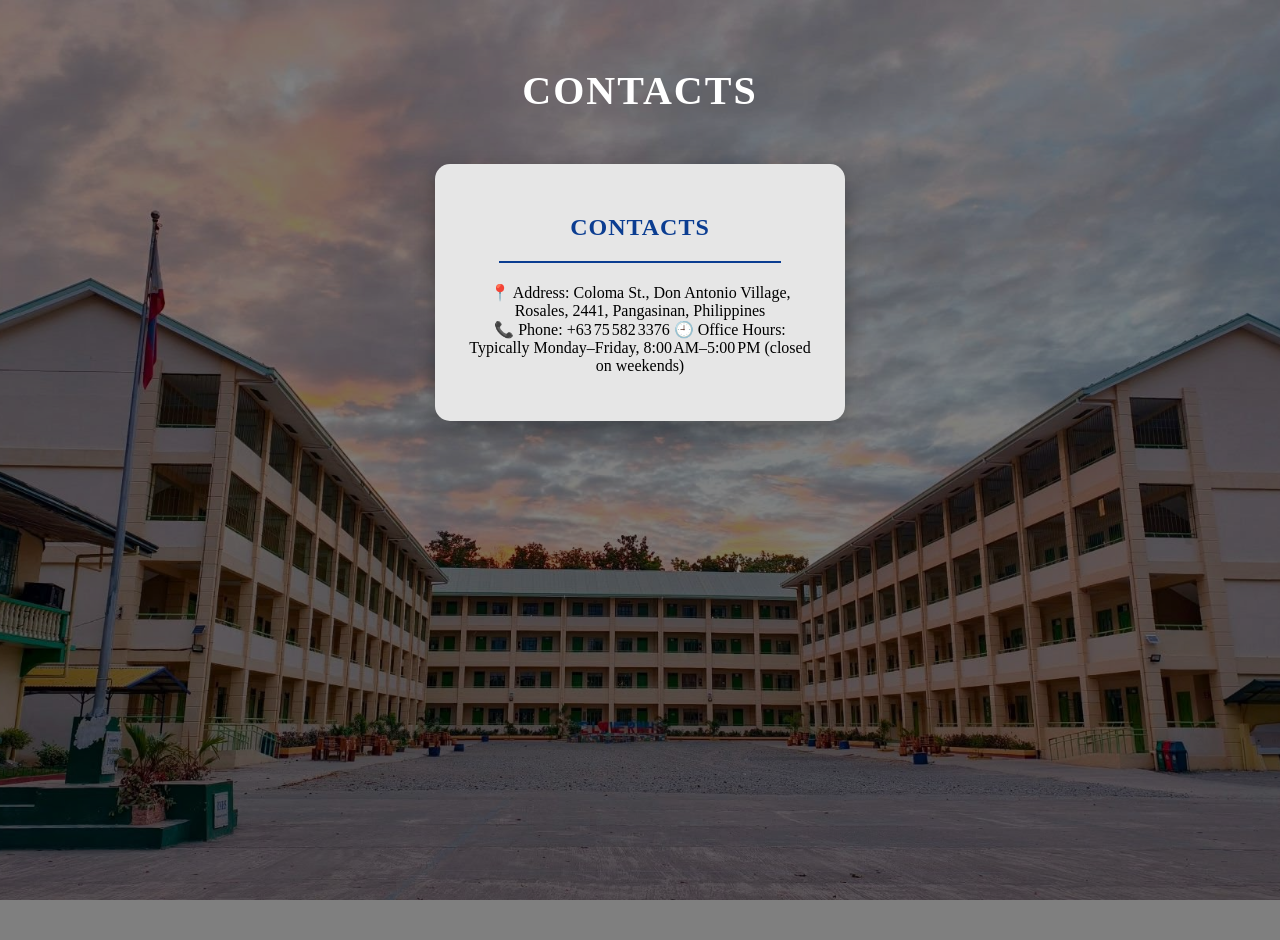
<file: conn.html>
<!DOCTYPE html>
<html>
<head>
    <title>RNHS SHS</title>
    <link rel="stylesheet" href="stylecon.css">
</head>
<body>

    <div class="overlay">
        <h1 class="title">CONTACTS</h1>

        <div class="card-container">
            <div class="card">
                <h2>CONTACTS</h2>
                <hr>
                <p>
                    📍 Address: Coloma St., Don Antonio Village, Rosales, 2441, Pangasinan, Philippines<br>
📞 Phone: +63 75 582 3376
🕘 Office Hours: Typically Monday–Friday, 8:00 AM–5:00 PM (closed on weekends)
                </p>
            </div>

        
        </div>
    </div>

</body>
</html>
</file>
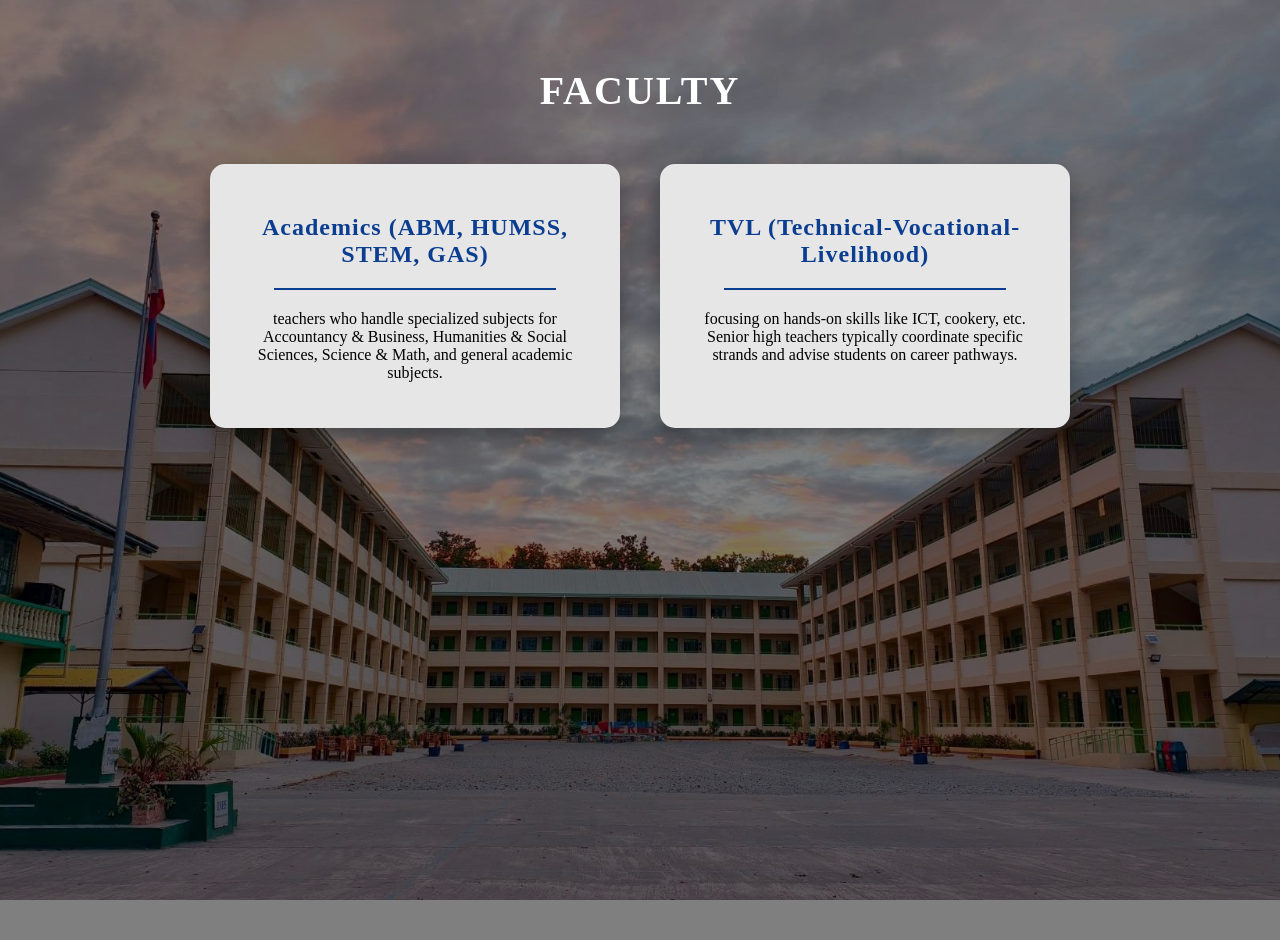
<file: facc.html>
<!DOCTYPE html>
<html>
<head>
    <title>RNHS SHS</title>
    <link rel="stylesheet" href="facc.css">
</head>
<body>

    <div class="overlay">
        <h1 class="title">FACULTY</h1>

        <div class="card-container">
            <div class="card">
                <h2>Academics (ABM, HUMSS, STEM, GAS)</h2>
                <hr>
                <p>
                    teachers who handle specialized subjects for Accountancy & Business, Humanities & Social Sciences, Science & Math, and general academic subjects.
                </p>
            </div>

            <div class="card">
                <h2>TVL (Technical-Vocational-Livelihood)</h2>
                <hr>
                <p>
                    focusing on hands-on skills like ICT, cookery, etc.
Senior high teachers typically coordinate specific strands and advise students on career pathways.
                </p>
            </div>
        </div>
    </div>

</body>
</html>
</file>
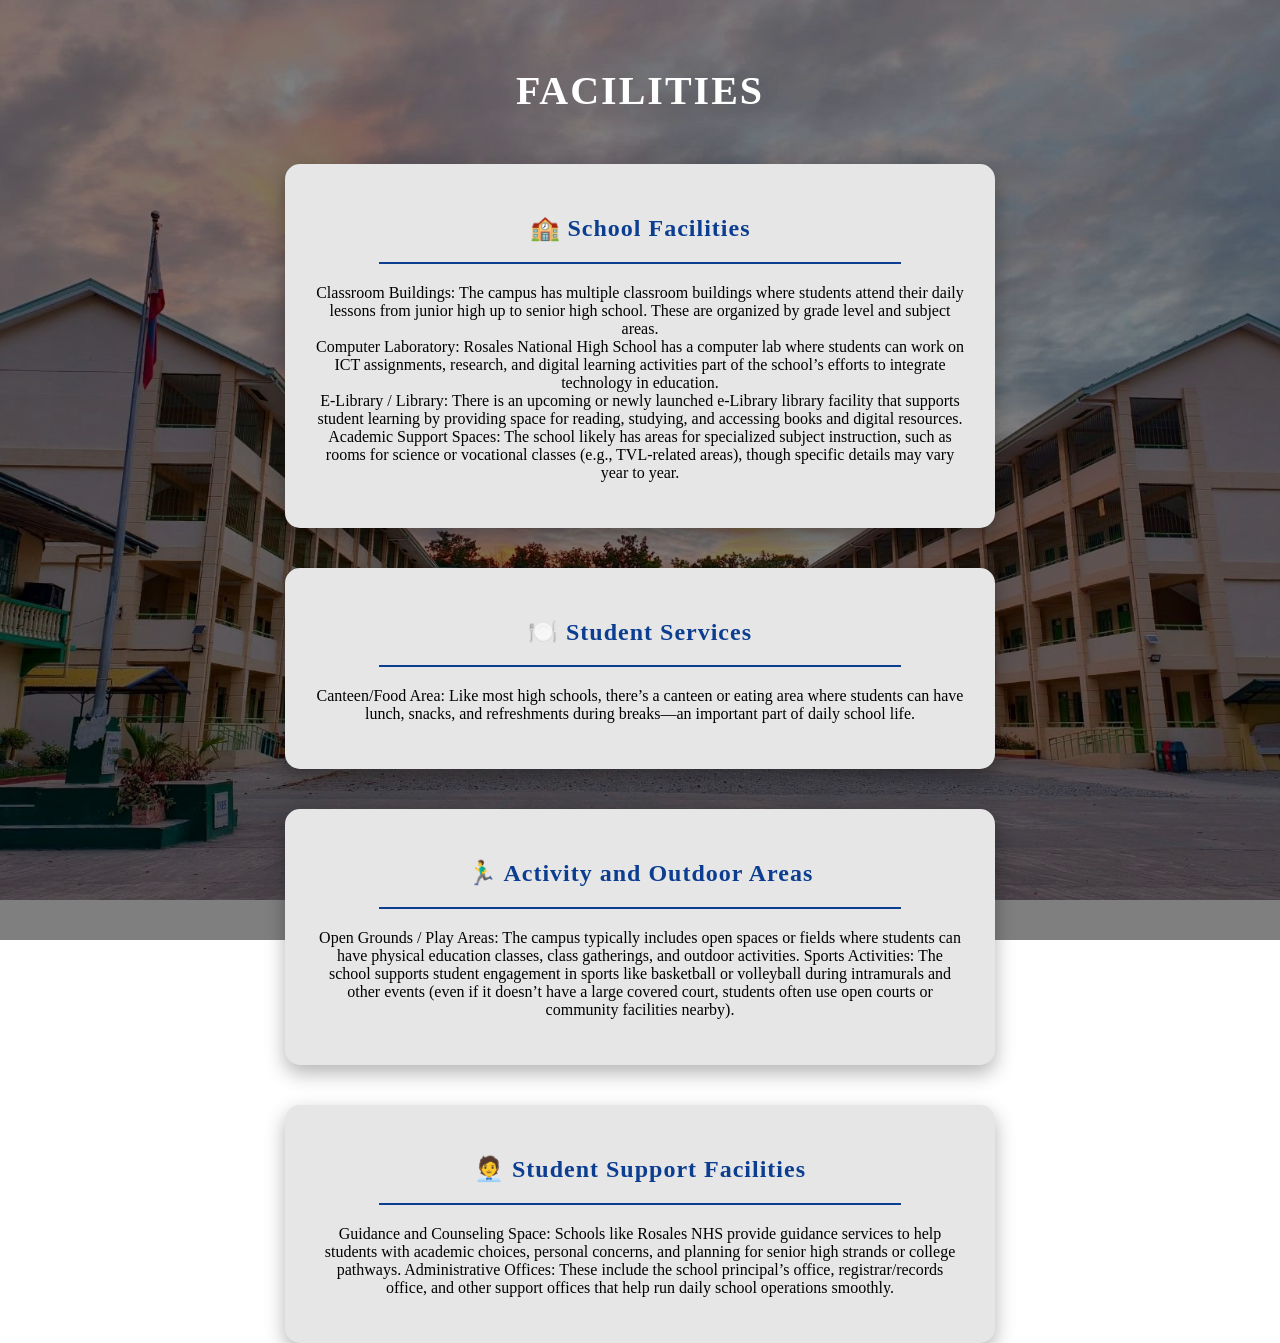
<file: indexfass.html>
<!DOCTYPE html>
<html>
<head>
    <title>RNHS SHS</title>
    <link rel="stylesheet" href="stylefass.css">
</head>
<body>

    <div class="overlay">
        <h1 class="title">FACILITIES</h1>

        <div class="card-container">
            <div class="card">
                <h2>🏫 School Facilities</h2>
                <hr>
                <p>
                    Classroom Buildings: The campus has multiple classroom buildings where students attend their daily lessons from junior high up to senior high school. These are organized by grade level and subject areas.

<br>Computer Laboratory: Rosales National High School has a computer lab where students can work on ICT assignments, research, and digital learning activities part of the school’s efforts to integrate technology in education.

<br>E-Library / Library: There is an upcoming or newly launched e-Library library facility that supports student learning by providing space for reading, studying, and accessing books and digital resources.

<br>Academic Support Spaces: The school likely has areas for specialized subject instruction, such as rooms for science or vocational classes (e.g., TVL-related areas), though specific details may vary year to year.
                </p>
            </div>

            <div class="card">
                <h2>🍽️ Student Services</h2>
                <hr>
                <p>
                    Canteen/Food Area: Like most high schools, there’s a canteen or eating area where students can have lunch, snacks, and refreshments during breaks—an important part of daily school life.
                </p>
            </div>
            <div class="card">
                <h2>🏃‍♂️ Activity and Outdoor Areas</h2>
                <hr>
                <p>
                    Open Grounds / Play Areas: The campus typically includes open spaces or fields where students can have physical education classes, class gatherings, and outdoor activities.

Sports Activities: The school supports student engagement in sports like basketball or volleyball during intramurals and other events (even if it doesn’t have a large covered court, students often use open courts or community facilities nearby).
                </p>
            </div>
            <div class="card">
                <h2>🧑‍💼 Student Support Facilities</h2>
                <hr>
                <p>
                    Guidance and Counseling Space: Schools like Rosales NHS provide guidance services to help students with academic choices, personal concerns, and planning for senior high strands or college pathways.

Administrative Offices: These include the school principal’s office, registrar/records office, and other support offices that help run daily school operations smoothly.
        </div>
    </div>

</body>
</html>
</file>
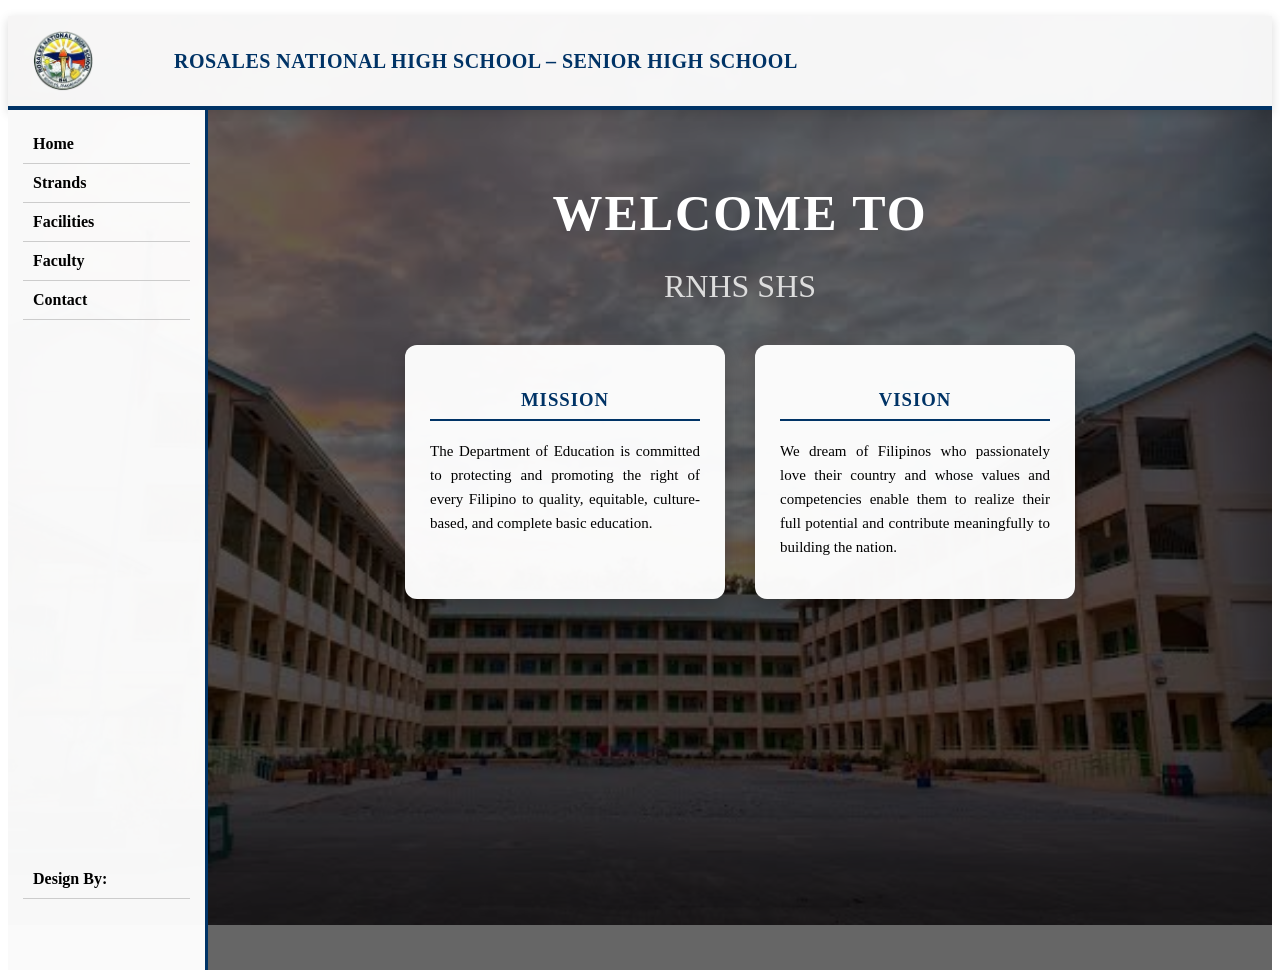
<file: main.html>
<!DOCTYPE html>
<html lang="en">
<head>
<meta charset="UTF-8">
<title>RNHS - Senior High School</title>

<p style= "font-family: 'Franklin Gothic Medium', 'Arial Narrow', Arial, sans-serif;" "text-align: bottom;">
  
    </p>

<style>


</script>
    body {
        margin: 0;
        font-family: Arial, sans-serif;
        background-color: #f4f6f9;
    }

    * {
        box-sizing: border-box;
    }

    /* FULL BACKGROUND */
    .hero {
        background-image: url("bg.jpg");
        background-size: cover;
        background-position: center;
        background-repeat: no-repeat;
        height: 101vh; /* FIX: hindi na bitin */
        box-shadow: inset 0 -100px 100px rgba(0,0,0,0.6);
    }

    /* DARK OVERLAY */
    .overlay {
        background-color: rgba(0, 0, 0, 0.6);
        min-height: 100vh;
        color: white;
    }

    /* HEADER */
    header {
        display: flex;
        align-items: center;
        gap: 15px;
        padding: 15px 25px;
        background-color: rgba(255, 255, 255, 0.95);
        color: black;
        box-shadow: 0 3px 10px rgba(0,0,0,0.15);
        border-bottom: 4px solid #003366;
    }

    header img {
        width: 60px;
        height: 60px;
    }

    header h2 {
        font-size: 20px;
        font-weight: bold;
        letter-spacing: 0.5px;
        color: #003366;
    }

    .container {
        display: flex;
    }

    /* SIDEBAR */
    .sidebar {
        width: 200px;
        height: 860px;
        background-color: rgba(255, 255, 255, 0.97);
        padding: 15px;
        border-right: 3px solid #003366;
    }

    .sidebar a {
        display: block;
        text-decoration: none;
        color: black;
        padding: 10px;
        border-bottom: 1px solid #ccc;
        font-weight: 600;
        transition: all 0.3s ease;
    }

    .sidebar a:hover {
        background-color: #003366;
        color: white;
        padding-left: 15px;
    }

    /* MAIN CONTENT */
    .content {
        flex: 1;
        padding: 40px;
        text-align: center;
    }

    .content h1 {
        font-size: 50px;
        margin-bottom: 10px;
        text-transform: uppercase;
        letter-spacing: 2px;
    }

    .content h2 {
        font-size: 32px;
        margin-bottom: 40px;
        color: #ddd;
        font-weight: normal;
    }

    /* MISSION & VISION */
    .mv {
        display: flex;
        justify-content: center;
        align-items: stretch;
        gap: 30px;
        margin-top: 40px;
        flex-wrap: nowrap; /* FIX: magkatabi, hindi patong */
    }

    .box {
        background-color: rgba(255, 255, 255, 0.97);
        color: black;
        padding: 25px;
        width: 320px; /* FIX */
        min-height: 200px;
        border-radius: 12px;
        box-shadow: 0 8px 20px rgba(0,0,0,0.2);
        transition: transform 0.3s ease, box-shadow 0.3s ease;
    }

    .box:hover {
        transform: translateY(-8px);
        box-shadow: 0 15px 30px rgba(0,0,0,0.3);
    }

    .box h3 {
        text-align: center;
        text-transform: uppercase;
        letter-spacing: 1px;
        color: #003366;
        border-bottom: 2px solid #003366;
        padding-bottom: 8px;
    }

    .box p {
        text-align: justify;
        line-height: 1.6;
        font-size: 15px;
    }

    .dev {
        display: grid;
        display-items: bottom;
    }

    /* RESPONSIVE (PHONE VIEW) */
    @media (max-width: 768px) {
        .container {
            flex-direction: column;
        }

        .sidebar {
            width: 100%;
            text-align: center;
        }

        .mv {
            flex-wrap: wrap; /* sa phone lang sila patong */
        }



    
    }
</style>
</head>

<body>

<div class="hero">
<div class="overlay">

<header>
    <img src="rosaleslogo.png" alt="RNHS Logo">
    <h2>&nbsp;&nbsp;&nbsp;&nbsp;&nbsp;&nbsp;&nbsp;&nbsp;&nbsp;&nbsp;&nbsp;&nbsp;ROSALES NATIONAL HIGH SCHOOL – SENIOR HIGH SCHOOL</h2>
</header>



<div class="container">

    <div class="sidebar">
        <a href="./main.html#">Home</a>
        <a href="./str.html">Strands</a>
        <a href="./indexfass.html">Facilities</a>
        <a href="./facc.html">Faculty</a>
        <a href="./conn.html">Contact</a>
        <div class="dev"><br><br><br><br><br><br><br><br><br><br><br><br><br><br><br><br><br><br><br><br><br><br><br><br><br><br><br><br><br><br>
<a href="./odin.html">Design By:</a>
</div>
    </div>




    <div class="content">
        <h1>Welcome to</h1>
        <h2>RNHS  SHS</h2>

        <div class="mv">
            <div class="box">
                <h3>Mission</h3>
                <p>
                    The Department of Education is committed to protecting and promoting the right of every Filipino to quality, equitable, culture-based, and complete basic education. 
                </p>
            </div>

            <div class="box">
                <h3>Vision</h3>
                <p>
                    We dream of Filipinos who passionately love their country and whose values and competencies enable them to realize their full potential and contribute meaningfully to building the nation.
                </p>
            </div>
            
        </div>
    </div>

</div>
</div>
</div>
</div>





</div>

</body>

</html>
</file>
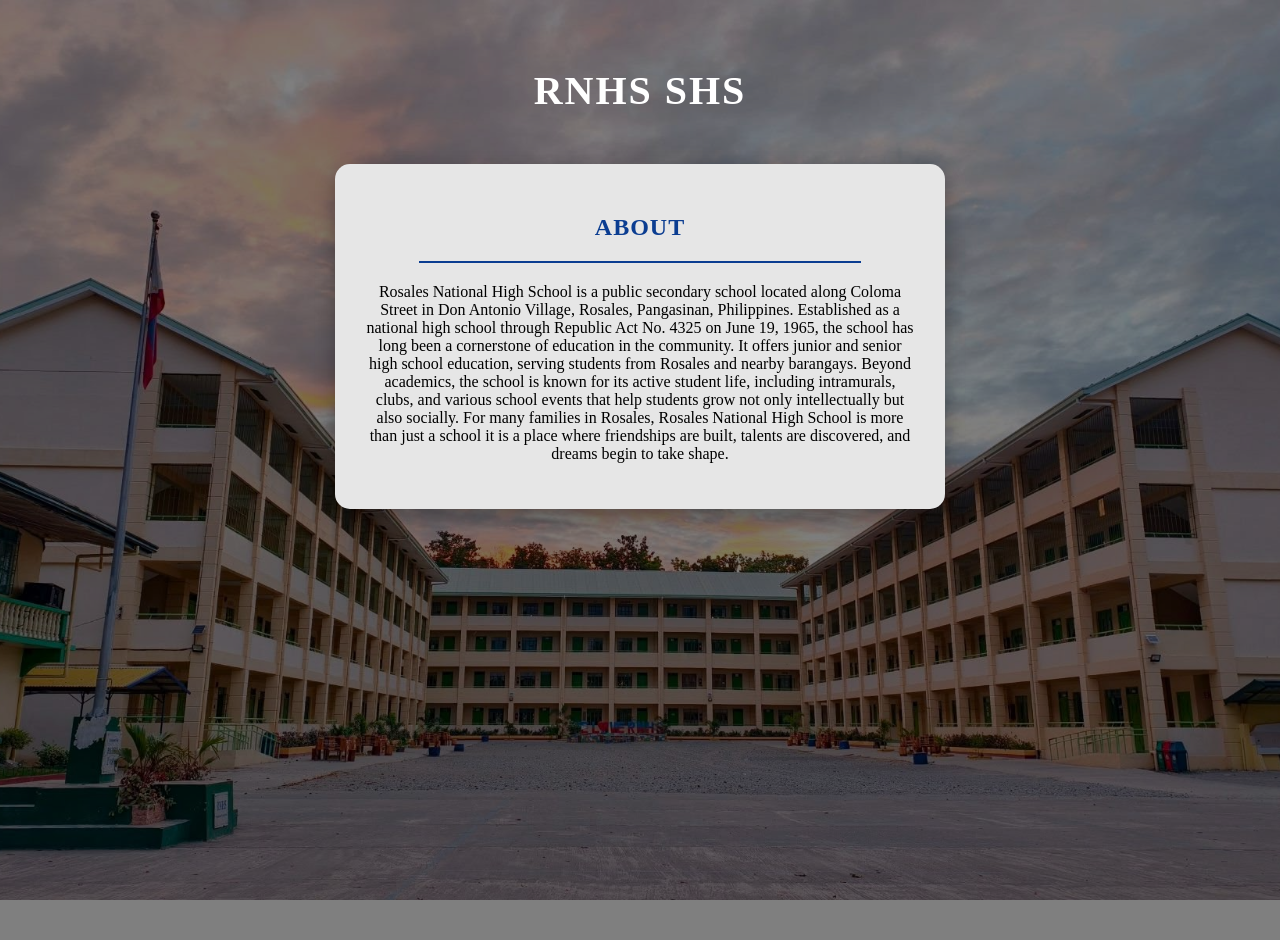
<file: miss.html>
<!DOCTYPE html>
<html>
<head>
    <title>RNHS SHS</title>
    <link rel="stylesheet" href="mis.css">
</head>
<body>

    <div class="overlay">
        <h1 class="title">RNHS SHS</h1>

        <div class="card-container">
            <div class="card">
                <h2>ABOUT</h2>
                <hr>
                <p>
                    Rosales National High School is a public secondary school located along Coloma Street in Don Antonio Village, Rosales, Pangasinan, Philippines. Established as a national high school through Republic Act No. 4325 on June 19, 1965, the school has long been a cornerstone of education in the community. It offers junior and senior high school education, serving students from Rosales and nearby barangays. Beyond academics, the school is known for its active student life, including intramurals, clubs, and various school events that help students grow not only intellectually but also socially. For many families in Rosales, Rosales National High School is more than just a school it is a place where friendships are built, talents are discovered, and dreams begin to take shape.
                </p>
            </div>

            
        </div>
    </div>

</body>
</html>
</file>
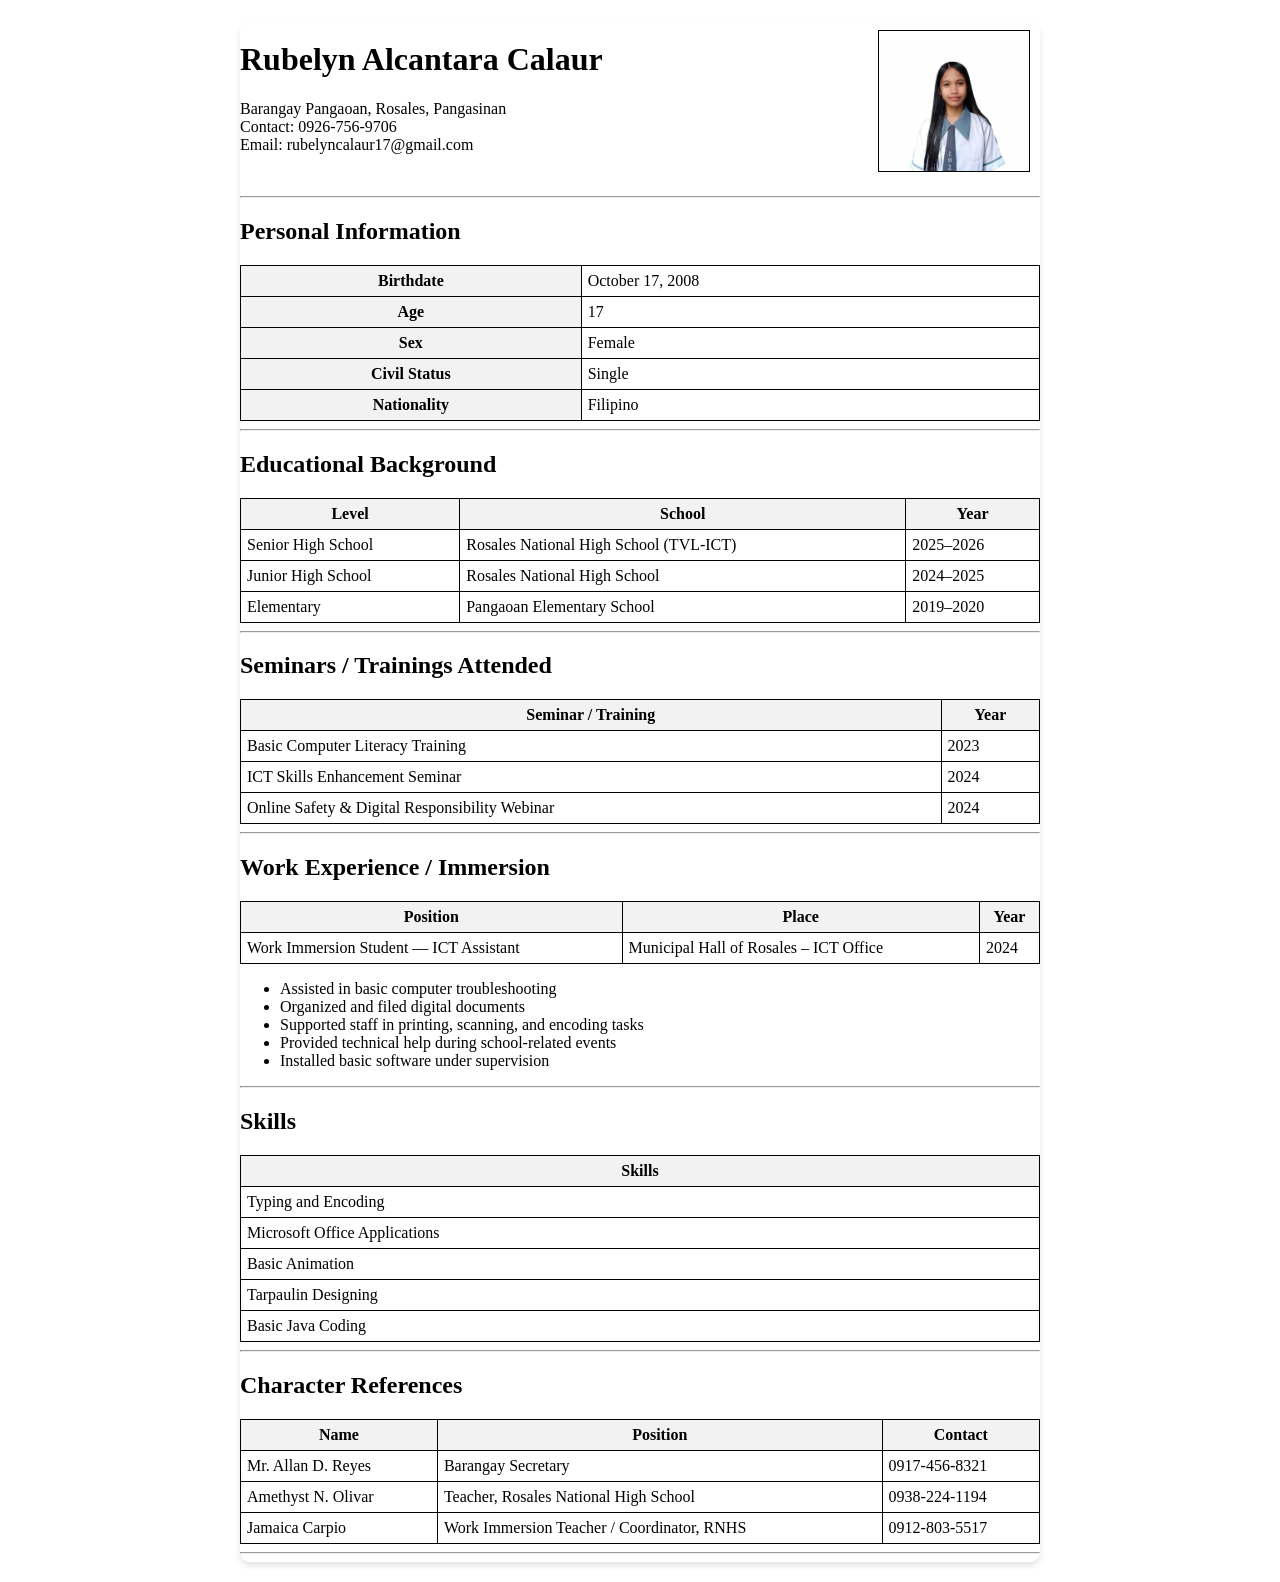
<file: odin.html>
<!DOCTYPE html><html>
<head>
    <title>Web Developer Profile</title>
</head>
 <body>
  <style>   
     .resume-container {
  max-width: 800px;
  margin: 20px auto;
  background: #fff;
  border-radius: 10px;
  box-shadow: 0 4px 6px rgba(0, 0, 0, 0.1);
  overflow: hidden;
}
table {
  width: 100%;
  border-collapse: collapse;
  margin-top: 10px;
}
th, td {
  border: 1px solid #000;
  padding: 6px;
}
th {
  background: #f2f2f2;
}
</style>

 <div class="resume-container">
    <img src="profile.jpg" style="float:right; width:150px; height:140px; margin:10px; border:1px solid #000;">
    
    <h1>Rubelyn Alcantara Calaur</h1>
    
    <p>Barangay Pangaoan, Rosales, Pangasinan<br>
    Contact: 0926-756-9706<br>
    Email: rubelyncalaur17@gmail.com</p>
    
     &nbsp; 
    
    <hr>
<h2>Personal Information</h2>

<table>
  <tr><th>Birthdate</th><td>October 17, 2008</td></tr>
  <tr><th>Age</th><td>17</td></tr>
  <tr><th>Sex</th><td>Female</td></tr>
  <tr><th>Civil Status</th><td>Single</td></tr>
  <tr><th>Nationality</th><td>Filipino</td></tr>
</table>

<hr>
<h2>Educational Background</h2>

<table>
  <tr>
    <th>Level</th>
    <th>School</th>
    <th>Year</th>
  </tr>
  <tr>
    <td>Senior High School</td>
    <td>Rosales National High School (TVL-ICT)</td>
    <td>2025–2026</td>
  </tr>
  <tr>
    <td>Junior High School</td>
    <td>Rosales National High School</td>
    <td>2024–2025</td>
  </tr>
  <tr>
    <td>Elementary</td>
    <td>Pangaoan Elementary School</td>
    <td>2019–2020</td>
  </tr>
</table>

<hr>
<h2>Seminars / Trainings Attended</h2>

<table>
  <tr><th>Seminar / Training</th><th>Year</th></tr>
  <tr><td>Basic Computer Literacy Training</td><td>2023</td></tr>
  <tr><td>ICT Skills Enhancement Seminar</td><td>2024</td></tr>
  <tr><td>Online Safety & Digital Responsibility Webinar</td><td>2024</td></tr>
</table>

<hr>
<h2>Work Experience / Immersion</h2>

<table>
  <tr><th>Position</th><th>Place</th><th>Year</th></tr>
  <tr>
    <td>Work Immersion Student — ICT Assistant</td>
    <td>Municipal Hall of Rosales – ICT Office</td>
    <td>2024</td>
  </tr>
</table>

<ul>
    <li>Assisted in basic computer troubleshooting</li>
    <li>Organized and filed digital documents</li>
    <li>Supported staff in printing, scanning, and encoding tasks</li>
    <li>Provided technical help during school-related events</li>
    <li>Installed basic software under supervision</li>
</ul>

<hr>
<h2>Skills</h2>

<table>
  <tr><th>Skills</th></tr>
  <tr><td>Typing and Encoding</td></tr>
  <tr><td>Microsoft Office Applications</td></tr>
  <tr><td>Basic Animation</td></tr>
  <tr><td>Tarpaulin Designing</td></tr>
  <tr><td>Basic Java Coding</td></tr>
</table>

<hr>
<h2>Character References</h2>

<table>
  <tr><th>Name</th><th>Position</th><th>Contact</th></tr>

  <tr>
    <td>Mr. Allan D. Reyes</td>
    <td>Barangay Secretary</td>
    <td>0917-456-8321</td>
  </tr>

  <tr>
    <td>Amethyst N. Olivar</td>
    <td>Teacher, Rosales National High School</td>
    <td>0938-224-1194</td>
  </tr>

  <tr>
    <td>Jamaica Carpio</td>
    <td>Work Immersion Teacher / Coordinator, RNHS</td>
    <td>0912-803-5517</td>
  </tr>
</table>

<hr>
</div>
</body>
</html>
</file>
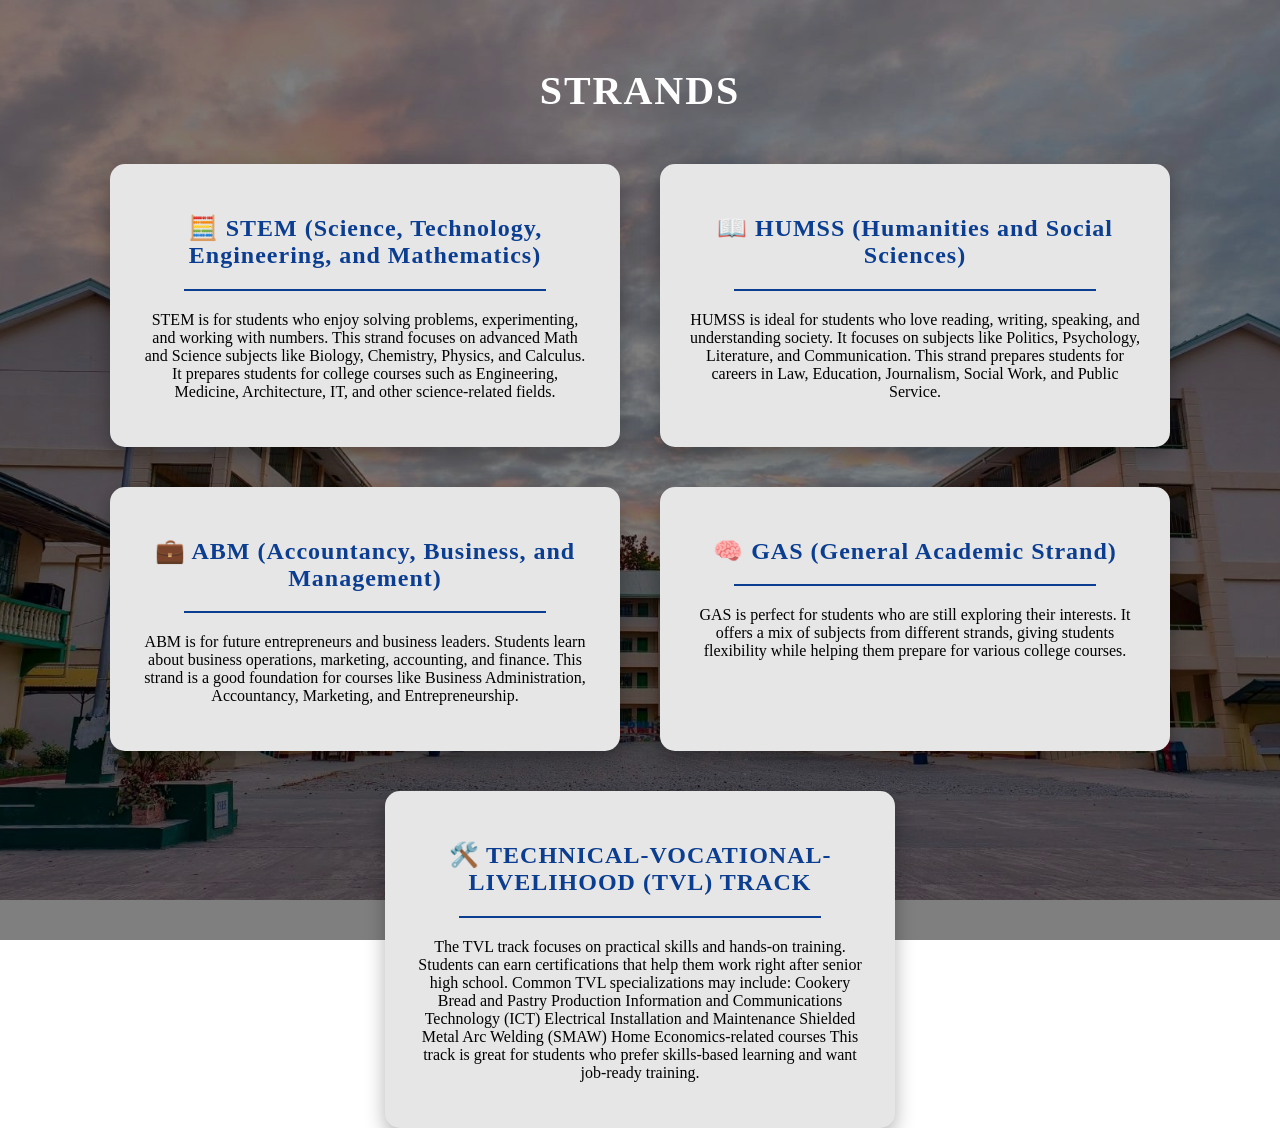
<file: str.html>
<!DOCTYPE html>
<html>
<head>
    <title>STRANDS</title>
    <link rel="stylesheet" href="str.css">
</head>
<body>

    <div class="overlay">
        <h1 class="title">STRANDS</h1>

        <div class="card-container">
            <div class="card">
                <h2>🧮 STEM (Science, Technology, Engineering, and Mathematics)</h2>
                <hr>
                <p>
                    

STEM is for students who enjoy solving problems, experimenting, and working with numbers. This strand focuses on advanced Math and Science subjects like Biology, Chemistry, Physics, and Calculus. It prepares students for college courses such as Engineering, Medicine, Architecture, IT, and other science-related fields.
                </p>
            </div>

            <div class="card">
                <h2>📖 HUMSS (Humanities and Social Sciences)</h2>
                <hr>
                <p>
                    HUMSS is ideal for students who love reading, writing, speaking, and understanding society. It focuses on subjects like Politics, Psychology, Literature, and Communication. This strand prepares students for careers in Law, Education, Journalism, Social Work, and Public Service.
                </p>
            </div>
            <div class="card">
                <h2>💼 ABM (Accountancy, Business, and Management)</h2>
                <hr>
                <p>
                   ABM is for future entrepreneurs and business leaders. Students learn about business operations, marketing, accounting, and finance. This strand is a good foundation for courses like Business Administration, Accountancy, Marketing, and Entrepreneurship.
                </p>
            </div>
            <div class="card">
                <h2>🧠 GAS (General Academic Strand)</h2>
                <hr>
                <p>
                    GAS is perfect for students who are still exploring their interests. It offers a mix of subjects from different strands, giving students flexibility while helping them prepare for various college courses.
                </p>
            </div>
            <div class="card">
                <h2>🛠️ TECHNICAL-VOCATIONAL-LIVELIHOOD (TVL) TRACK</h2>
                <hr>
                <p>
                    The TVL track focuses on practical skills and hands-on training. Students can earn certifications that help them work right after senior high school.

Common TVL specializations may include:

Cookery

Bread and Pastry Production

Information and Communications Technology (ICT)

Electrical Installation and Maintenance

Shielded Metal Arc Welding (SMAW)

Home Economics-related courses

This track is great for students who prefer skills-based learning and want job-ready training.
                </p>
            </div>
            
        </div>
    </div>

</body>
</html>
</file>
<file: stylecon.css>
/* Background Image */
body {
    margin: 0;
    font-family: Georgia, serif;
    background: url("rosales.jpg") center / cover no-repeat;
    height: 100vh;
}

/* Dark Overlay */
.overlay {
    background: rgba(0, 0, 0, 0.5);
    height: 100vh;
    text-align: center;
    color: white;
    padding-top: 40px;
}

/* Title */
.title {
    font-size: 40px;
    letter-spacing: 2px;
}

/* Container */
.card-container {
    display: flex;
    justify-content: center;
    gap: 40px;
    margin-top: 50px;
    flex-wrap: wrap;
}

/* Card Style */
.card {
    background: #e6e6e6;
    color: black;
    width: 350px;
    padding: 30px;
    border-radius: 15px;
    box-shadow: 0 8px 20px rgba(0,0,0,0.3);
}

/* Headings */
.card h2 {
    color: #0b3d91;
    letter-spacing: 1px;
}

/* Line under heading */
.card hr {
    border: 1px solid #0b3d91;
    width: 80%;
    margin: 10px auto 20px auto;
}

.card {
    background: #e6e6e6;
    color: black;
    width: 350px;
    padding: 30px;
    border-radius: 15px;
    box-shadow: 0 8px 20px rgba(0,0,0,0.3);
    
    transition: all 0.4s ease;   /* Smooth animation */
}

/* 🔥 Hover Effect */
.card:hover {
    transform: translateY(-10px) scale(1.03);
    box-shadow: 0 15px 30px rgba(0,0,0,0.5);
}
</file>
<file: facc.css>
/* Background Image */
body {
    margin: 0;
    font-family: Georgia, serif;
    background: url("rosales.jpg") center / cover no-repeat;
    height: 100vh;
}

/* Dark Overlay */
.overlay {
    background: rgba(0, 0, 0, 0.5);
    height: 100vh;
    text-align: center;
    color: white;
    padding-top: 40px;
}

/* Title */
.title {
    font-size: 40px;
    letter-spacing: 2px;
}

/* Container */
.card-container {
    display: flex;
    justify-content: center;
    gap: 40px;
    margin-top: 50px;
    flex-wrap: wrap;
}

/* Card Style */
.card {
    background: #e6e6e6;
    color: black;
    width: 350px;
    padding: 30px;
    border-radius: 15px;
    box-shadow: 0 8px 20px rgba(0,0,0,0.3);
}

/* Headings */
.card h2 {
    color: #0b3d91;
    letter-spacing: 1px;
}

/* Line under heading */
.card hr {
    border: 1px solid #0b3d91;
    width: 80%;
    margin: 10px auto 20px auto;
}

.card {
    background: #e6e6e6;
    color: black;
    width: 350px;
    padding: 30px;
    border-radius: 15px;
    box-shadow: 0 8px 20px rgba(0,0,0,0.3);
    
    transition: all 0.4s ease;   /* Smooth animation */
}

/* 🔥 Hover Effect */
.card:hover {
    transform: translateY(-10px) scale(1.03);
    box-shadow: 0 15px 30px rgba(0,0,0,0.5);
}
</file>
<file: stylefass.css>
/* Background Image */
body {
    margin: 0;
    font-family: Georgia, serif;
    background: url("rosales.jpg") center / cover no-repeat;
    height: 100vh;
}

/* Dark Overlay */
.overlay {
    background: rgba(0, 0, 0, 0.5);
    height: 100vh;
    text-align: center;
    color: white;
    padding-top: 40px;
}

/* Title */
.title {
    font-size: 40px;
    letter-spacing: 2px;
}

/* Container */
.card-container {
    display: flex;
    justify-content: center;
    gap: 40px;
    margin-top: 50px;
    flex-wrap: wrap;
}

/* Card Style */
.card {
    background: #e6e6e6;
    color: black;
    width: 350px;
    padding: 30px;
    border-radius: 15px;
    box-shadow: 0 8px 20px rgba(0,0,0,0.3);
}

/* Headings */
.card h2 {
    color: #0b3d91;
    letter-spacing: 1px;
}

/* Line under heading */
.card hr {
    border: 1px solid #0b3d91;
    width: 80%;
    margin: 10px auto 20px auto;
}

.card {
    background: #e6e6e6;
    color: black;
    width: 650px;
    padding: 30px;
    border-radius: 15px;
    box-shadow: 0 8px 20px rgba(0,0,0,0.3);
    
    transition: all 0.4s ease;   /* Smooth animation */
}

/* 🔥 Hover Effect */
.card:hover {
    transform: translateY(-10px) scale(1.03);
    box-shadow: 0 15px 30px rgba(0,0,0,0.5);
}
</file>
<file: mis.css>
/* Background Image */
body {
    margin: 0;
    font-family: Georgia, serif;
    background: url("rosales.jpg") center / cover no-repeat;
    height: 100vh;
}

/* Dark Overlay */
.overlay {
    background: rgba(0, 0, 0, 0.5);
    height: 100vh;
    text-align: center;
    color: white;
    padding-top: 40px;
}

/* Title */
.title {
    font-size: 40px;
    letter-spacing: 2px;
}

/* Container */
.card-container {
    display: flex;
    justify-content: center;
    gap: 40px;
    margin-top: 50px;
    flex-wrap: wrap;
}

/* Card Style */
.card {
    background: #e6e6e6;
    color: black;
    width: 550px;
    padding: 30px;
    border-radius: 15px;
    box-shadow: 0 8px 20px rgba(0,0,0,0.3);
}

/* Headings */
.card h2 {
    color: #0b3d91;
    letter-spacing: 1px;
}

/* Line under heading */
.card hr {
    border: 1px solid #0b3d91;
    width: 80%;
    margin: 10px auto 20px auto;
}

.card {
    background: #e6e6e6;
    color: black;
    width: 550px;
    padding: 30px;
    border-radius: 15px;
    box-shadow: 0 8px 20px rgba(0,0,0,0.3);
    
    transition: all 0.4s ease;   /* Smooth animation */
}

/* 🔥 Hover Effect */
.card:hover {
    transform: translateY(-10px) scale(1.03);
    box-shadow: 0 15px 30px rgba(0,0,0,0.5);
}
</file>
<file: str.css>
/* Background Image */
body {
    margin: 0;
    font-family: Georgia, serif;
    background: url("rosales.jpg") center / cover no-repeat;
    height: 100vh;
}

/* Dark Overlay */
.overlay {
    background: rgba(0, 0, 0, 0.5);
    height: 100vh;
    text-align: center;
    color: white;
    padding-top: 40px;
}

/* Title */
.title {
    font-size: 40px;
    letter-spacing: 2px;
}

/* Container */
.card-container {
    display: flex;
    justify-content: center;
    gap: 40px;
    margin-top: 50px;
    flex-wrap: wrap;
}

/* Card Style */
.card {
    background: #e6e6e6;
    color: black;
    width: 450px;
    padding: 30px;
    border-radius: 15px;
    box-shadow: 0 8px 20px rgba(0,0,0,0.3);
}

/* Headings */
.card h2 {
    color: #0b3d91;
    letter-spacing: 1px;
}

/* Line under heading */
.card hr {
    border: 1px solid #0b3d91;
    width: 80%;
    margin: 10px auto 20px auto;
}

.card {
    background: #e6e6e6;
    color: black;
    width: 450px;
    padding: 30px;
    border-radius: 15px;
    box-shadow: 0 8px 20px rgba(0,0,0,0.3);
    
    transition: all 0.4s ease;   /* Smooth animation */
}

/* 🔥 Hover Effect */
.card:hover {
    transform: translateY(-10px) scale(1.03);
    box-shadow: 0 15px 30px rgba(0,0,0,0.5);
}
</file>
